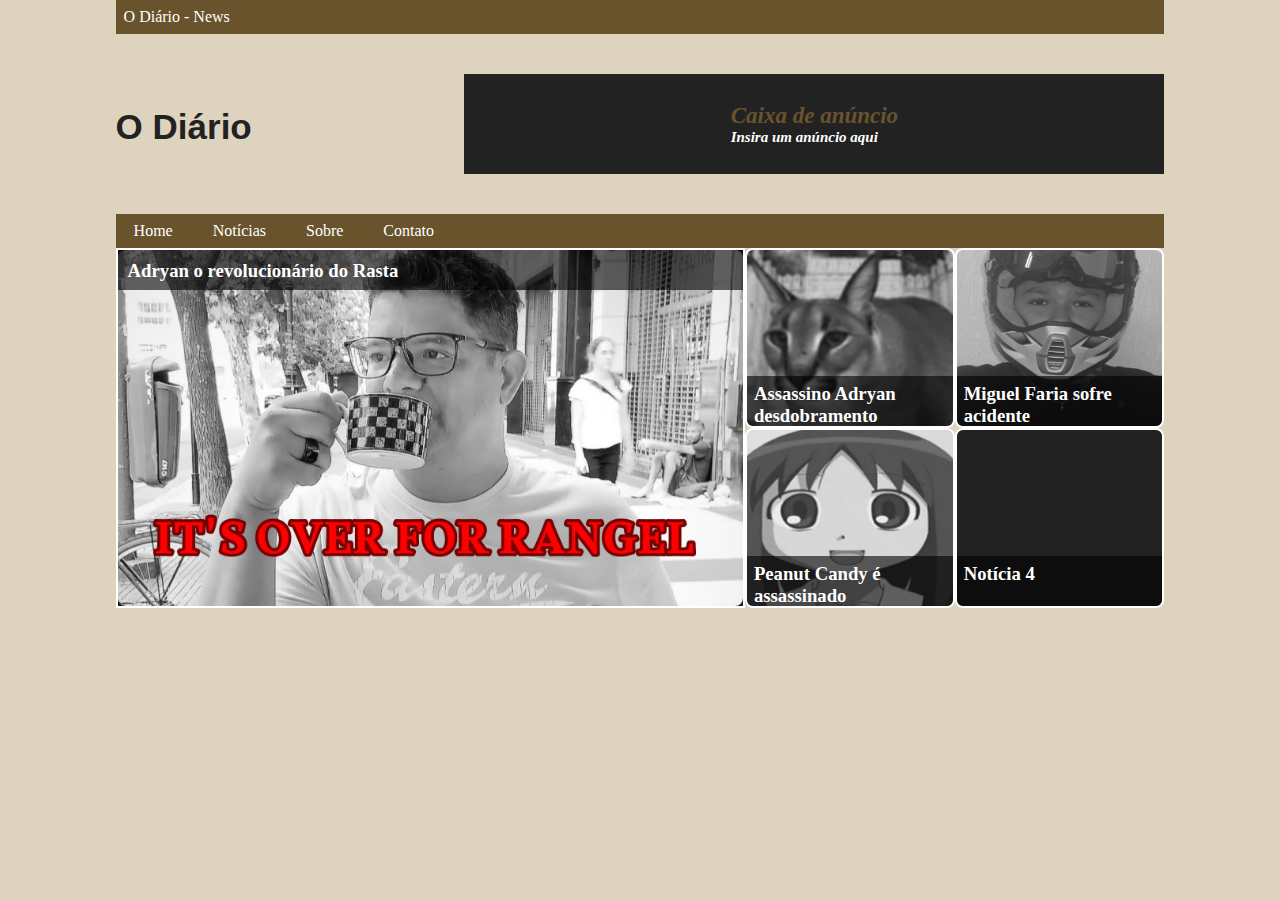
<file: index.html>
<html>
<head>
    <meta charset="UTF-8">
    <title>Portal de notícias</title>
    <link href="css/style-portal.css" rel="stylesheet" />
    <script src="libs/xlsx.full.min.js"></script>
</head>
<body>
    <header>
        <div class="center">
            <div class="about-header">
                <p>O Diário - News</p>
            </div>
            <div class="wrapper-header">
                <div class="header-content">
                    <div class="logo">
                        <h2><span></span>O Diário</h2>
                    </div>
                    <div class="banner-ads">
                        <h2><span style="font-size: 23px;">Caixa de anúncio</span><br/><em>Insira um anúncio aqui</em></h2>
                    </div>
                </div>
            </div>
        </div>
    </header>

    <div class="center">
        <div class="menu-main">
            <a href="#" onclick="mostrarSecao('home')">Home</a>
            <div class="dropdown">
                <a href="#" class="dropdown-toggle">Notícias</a>
                <div class="dropdown-content">
                    <div class="dropdown-submenu">
                    <a href="#">Mainstream</a>
                    <div class="dropdown-subcontent">
                        <a href="#" onclick="mostrarSecao('cientifico')">Científico</a>
                        <a href="#" onclick="mostrarSecao('investigativo')">Investigativo</a>
                    </div>
                    </div>
                    <a href="#" onclick="mostrarSecao('indie')">Indie</a> <!-- Sem submenu -->
                </div>
            </div>              
            <a href="#">Sobre</a>
            <a href="#">Contato</a>
        </div>
    </div>

    <!-- Seção Home (visível inicialmente) -->
    <section class="noticias-1" id="home-section">
        <div class="center">
            <div class="noticias-wraper-1">
                <div class="noticia-destaque">
                    <div class="noticia-destaque-single" data-id="1">
                        <h3>Notícia destaque</h3>
                    </div>
                </div>
                <div class="outras-noticias-1">
                    <div class="outra-noticia-1-single" data-id="3"><h3>Notícia 1</h3></div>
                    <div class="outra-noticia-1-single" data-id="4"><h3>Notícia 2</h3></div>
                    <div class="outra-noticia-1-single" data-id="5"><h3>Notícia 3</h3></div>
                    <div class="outra-noticia-1-single" data-id="6"><h3>Notícia 4</h3></div>
                </div>
            </div>
        </div>
    </section>

    <!-- Seção Científico -->
    <section class="noticias-1" id="cientifico-section" style="display:none;">
        <div class="center">
            <div class="noticias-wraper-1">
                <div class="noticia-destaque">
                    <div class="noticia-destaque-single"><h3></h3></div>
                </div>
                <div class="outras-noticias-1">
                    <div class="outra-noticia-1-single"><h3></h3></div>
                    <div class="outra-noticia-1-single"><h3></h3></div>
                    <div class="outra-noticia-1-single"><h3></h3></div>
                    <div class="outra-noticia-1-single"><h3></h3></div>
                </div>
            </div>
        </div>
    </section>

    <!-- Seção Investigativo -->
    <section class="noticias-1" id="investigativo-section" style="display:none;">
        <div class="center">
            <div class="noticias-wraper-1">
                <div class="noticia-destaque">
                    <div class="noticia-destaque-single"><h3></h3></div>
                </div>
                <div class="outras-noticias-1">
                    <div class="outra-noticia-1-single"><h3></h3></div>
                    <div class="outra-noticia-1-single"><h3></h3></div>
                    <div class="outra-noticia-1-single"><h3></h3></div>
                    <div class="outra-noticia-1-single"><h3></h3></div>
                </div>
            </div>
        </div>
    </section>

    <!-- SCRIPT GERAL -->
    <script>
        let sheetDataGlobal = [];

        fetch('./api/noticias.xlsx')
        .then(response => response.arrayBuffer())
        .then(data => {
            const workbook = XLSX.read(data, { type: 'array' });
            const sheetName = workbook.SheetNames[0];
            sheetDataGlobal = XLSX.utils.sheet_to_json(workbook.Sheets[sheetName]);

            // Carrega dados iniciais (home)
            carregarNoticias('home', sheetDataGlobal);
        })
        .catch(error => {
            console.error('Erro ao carregar o Excel:', error);
        });

        function mostrarSecao(subcategoria) {
            // Esconde todas as seções
            document.querySelectorAll('.noticias-1').forEach(sec => sec.style.display = 'none');

            const secao = document.getElementById(`${subcategoria}-section`);
            if (secao) {
                secao.style.display = 'block';

                // Filtra por subcategoria, exceto home
                const filtradas = (subcategoria === 'home')
                    ? sheetDataGlobal
                    : sheetDataGlobal.filter(n => (n.Subcategoria || '').toLowerCase() === subcategoria);

                carregarNoticias(subcategoria, filtradas);
            }
        }

        function carregarNoticias(secaoId, dados) {
            dados.sort((a, b) => new Date(b.Data_publicacao) - new Date(a.Data_publicacao));
            const container = document.getElementById(`${secaoId}-section`);
            if (!container) return;

            const destaque = container.querySelector('.noticia-destaque-single');
            const outras = container.querySelectorAll('.outra-noticia-1-single');

            if (destaque && dados[0]) {
                destaque.style.backgroundImage = `url(${dados[0].Imagem_URL})`;
                destaque.querySelector('h3').textContent = dados[0].Titulo;
                destaque.onclick = () => window.open(dados[0].Conteudo, "_blank");
            }

            dados.slice(1).forEach((row, i) => {
                if (outras[i]) {
                    outras[i].style.backgroundImage = `url(${row.Imagem_URL})`;
                    outras[i].querySelector('h3').textContent = row.Titulo;
                    outras[i].onclick = () => window.open(row.Conteudo, "_blank");
                }
            });
        }

        // Dropdown toggle
        document.addEventListener('DOMContentLoaded', () => {
            const toggles = document.querySelectorAll('.dropdown-toggle');

            toggles.forEach(toggle => {
                toggle.addEventListener('click', (e) => {
                    e.preventDefault();
                    const dropdown = toggle.parentElement;
                    const content = dropdown.querySelector('.dropdown-content');

                    // Fecha os outros
                    document.querySelectorAll('.dropdown-content').forEach(dc => {
                        if (dc !== content) dc.style.display = 'none';
                    });

                    content.style.display = content.style.display === 'flex' ? 'none' : 'flex';
                });
            });

            document.addEventListener('click', (e) => {
                if (!e.target.closest('.dropdown')) {
                    document.querySelectorAll('.dropdown-content').forEach(dc => dc.style.display = 'none');
                }
            });
        });
    </script>
</body>
</html>
</file>
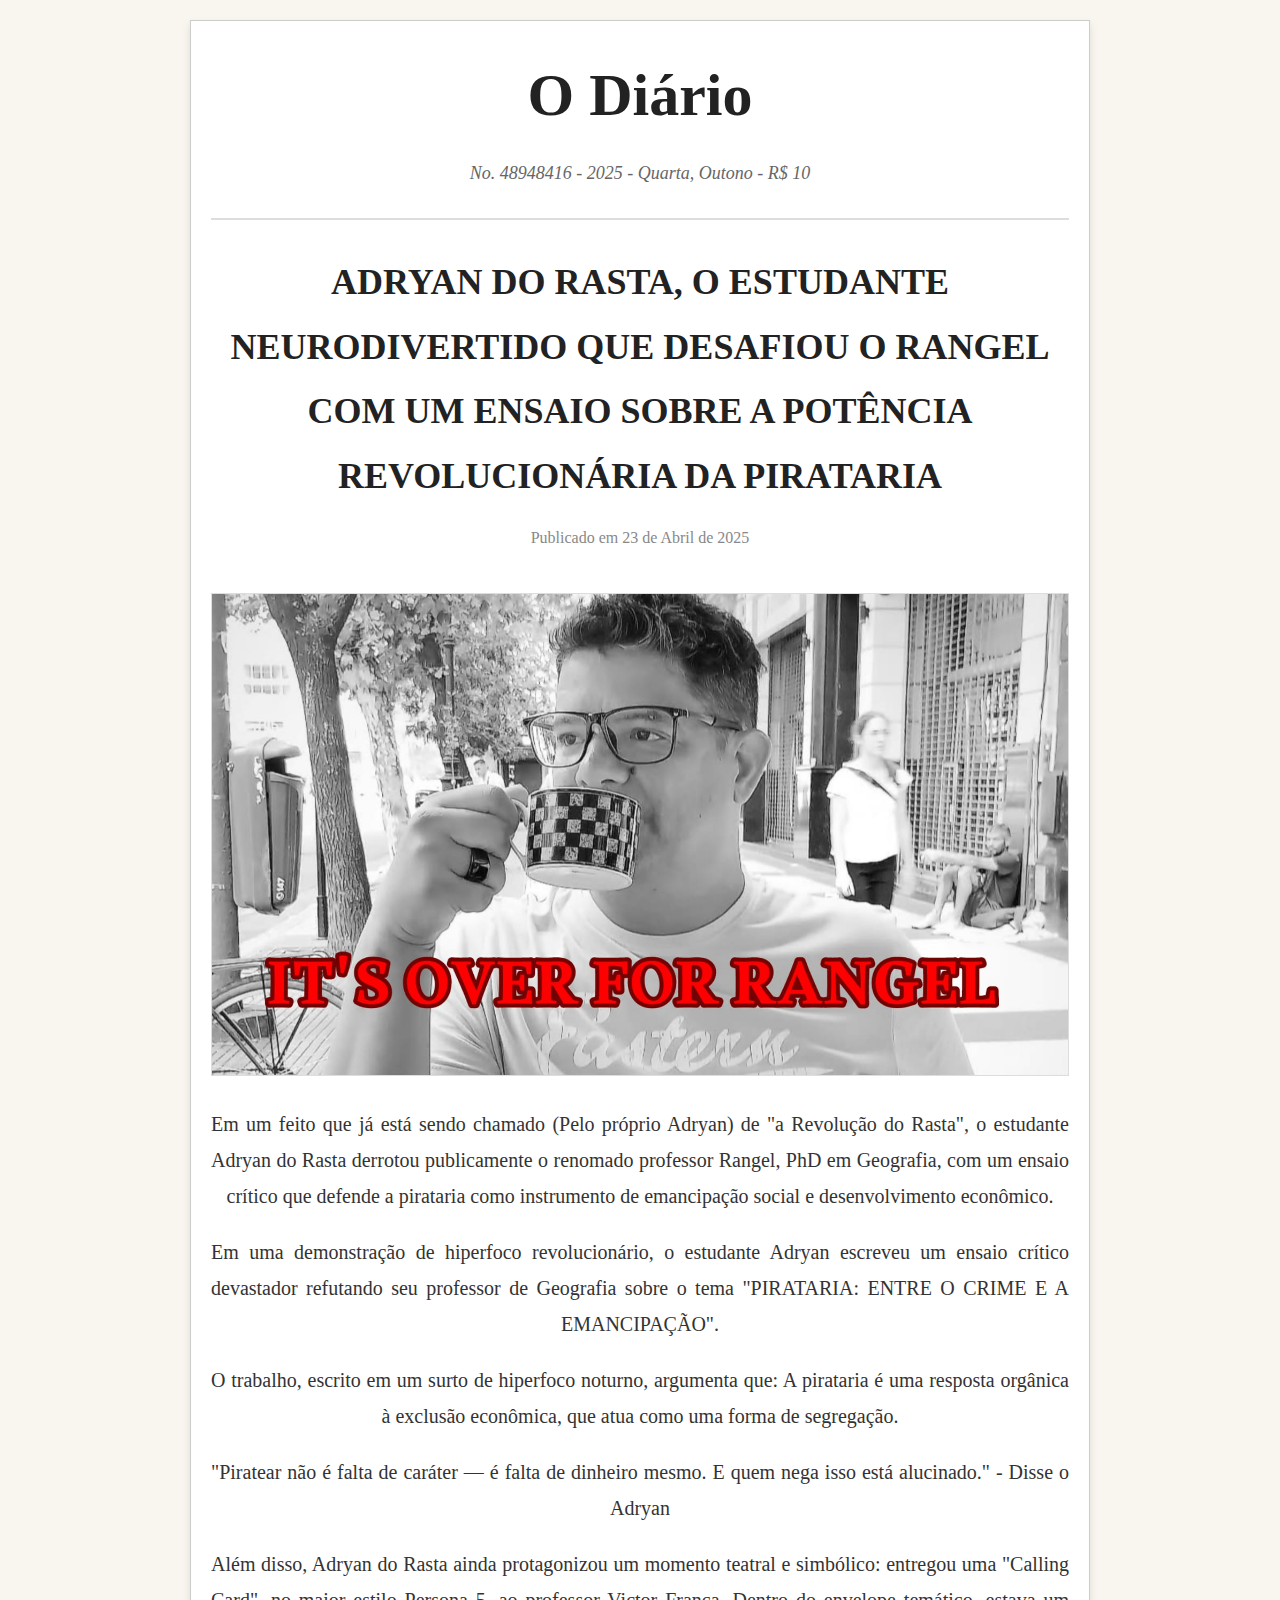
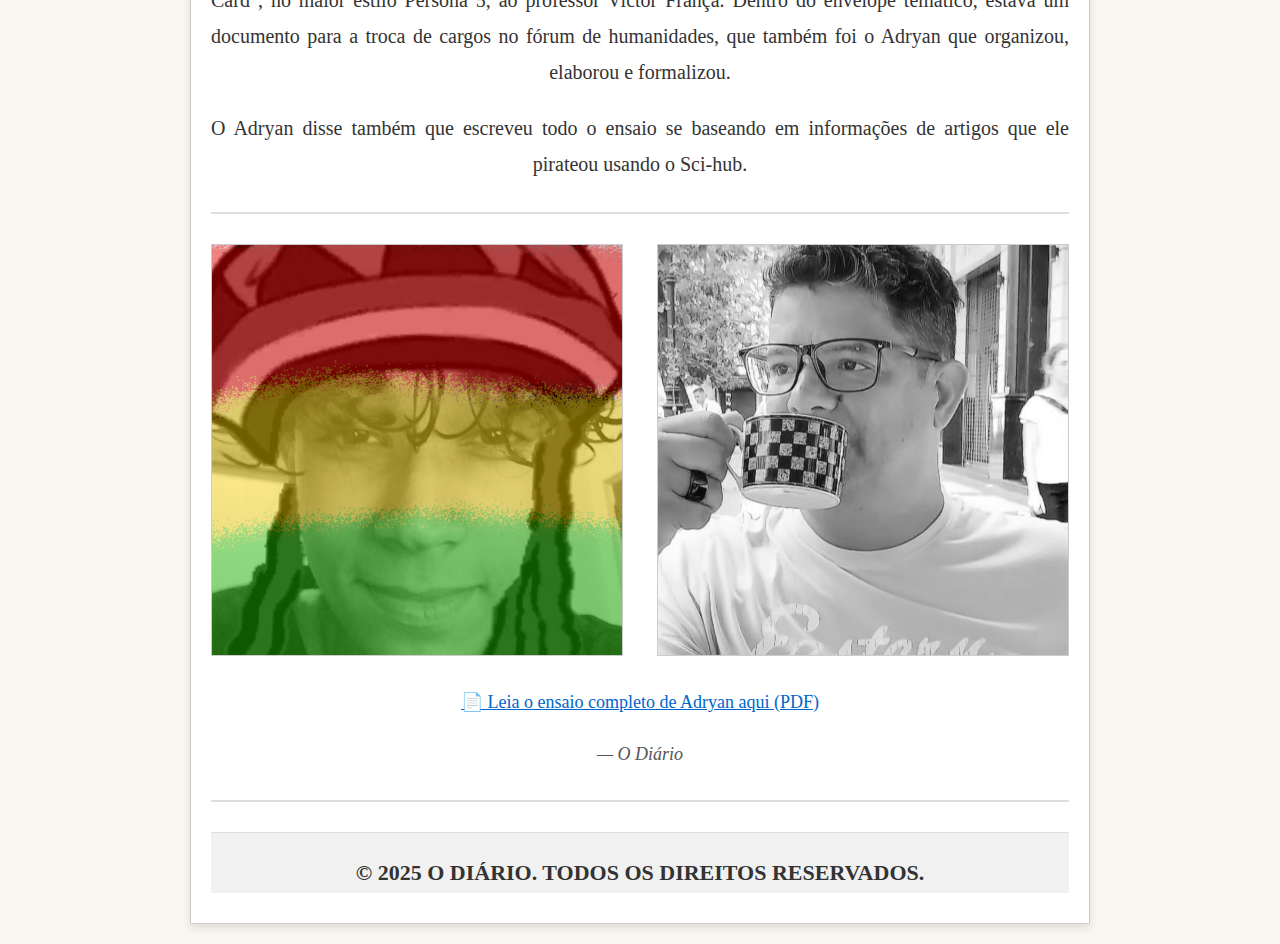
<file: noticias/mainstream/cientifico/Adryan-do-Rasta-vs-Rangel.html>
<!DOCTYPE html>
<html lang="pt-BR">
<head>
    <meta charset="UTF-8">
    <meta name="viewport" content="width=device-width, initial-scale=1.0">
    <title>O Diário - Adryan vs Rangel</title>
    <meta property="og:title" content="Adryan do Rasta destrói PhD em Geografia com ensaio sobre pirataria">
    <meta property="og:image" content="https://o-diario-news.netlify.app//images/Adryan-do-Rasta/images-2/Its-over-capa.jpg">
    <link rel="stylesheet" href="/css/style-noticias.css">
</head>
<body>
    <div class="container">
        <header>
            <div class="header-top">
                <h1 class="old-english">O Diário</h1>
                <p class="edition-details">No. 48948416 - 2025 - Quarta, Outono - R$ 10</p>
            </div>
        </header>

        <div class="news-separator"></div>

        <main>
            <h2>ADRYAN DO RASTA, O ESTUDANTE NEURODIVERTIDO QUE DESAFIOU O RANGEL COM UM ENSAIO SOBRE A POTÊNCIA REVOLUCIONÁRIA DA PIRATARIA</h2>
            <p class="date">Publicado em 23 de Abril de 2025</p>

            <img src="../../../images/Adryan-do-Rasta/images-2/Its-over-capa.jpg" alt="Imagem de capa da notícia" class="news-image">

            <div class="news-content">
                <p>Em um feito que já está sendo chamado (Pelo próprio Adryan) de "a Revolução do Rasta", o estudante Adryan do Rasta derrotou publicamente o renomado professor Rangel, PhD em Geografia, com um ensaio crítico que defende a pirataria como instrumento de emancipação social e desenvolvimento econômico.</p>

                <p>Em uma demonstração de hiperfoco revolucionário, o estudante Adryan escreveu um ensaio crítico devastador refutando seu professor de Geografia sobre o tema "PIRATARIA: ENTRE O CRIME E A EMANCIPAÇÃO".</p>

                <p>O trabalho, escrito em um surto de hiperfoco noturno, argumenta que:

                    A pirataria é uma resposta orgânica à exclusão econômica, que atua como uma forma de segregação.</p>
                
                <p>"Piratear não é falta de caráter — é falta de dinheiro mesmo. E quem nega isso está alucinado." - Disse o Adryan </p>

                <p>Além disso, Adryan do Rasta ainda protagonizou um momento teatral e simbólico: entregou uma "Calling Card", no maior estilo Persona 5, ao professor Victor França.
                    Dentro do envelope temático, estava um documento para a troca de cargos no fórum de humanidades, que também foi o Adryan que organizou, elaborou e formalizou.
                </p>

                <p>O Adryan disse também que escreveu todo o ensaio se baseando em informações de artigos que ele pirateou usando o Sci-hub.</p>
            </div>

            <div class="news-separator"></div>

            <div style="display: flex; justify-content: space-between; gap: 20px; margin-bottom: 30px;">
                <img src="../../../images/Adryan-do-Rasta/images-2/Adryan-Rasta.jpg" alt="Adryan do Rasta" style="width: 48%; border: 1px solid #ccc;">
                <img src="../../../images/Adryan-do-Rasta/images-2/Rangel-beta.jpg" alt="Professor Rangel" style="width: 48%; border: 1px solid #ccc;">
            </div>

            <div style="text-align: center; margin: 20px 0;">
                <a href="../../../pdfiles/Ensaio-Critico-sobre-Pirataria.pdf" target="_blank" style="font-size: 18px; color: #0066cc; text-decoration: underline;">📄 Leia o ensaio completo de Adryan aqui (PDF)</a>
            </div>

            <p class="signature">— O Diário</p>
        </main>

        <div class="news-separator"></div>

        <footer>
            <div class="footer-details">
                <p>&copy; 2025 O Diário. Todos os Direitos Reservados.</p>
            </div>
        </footer>
    </div>
</body>
</html>
</file>
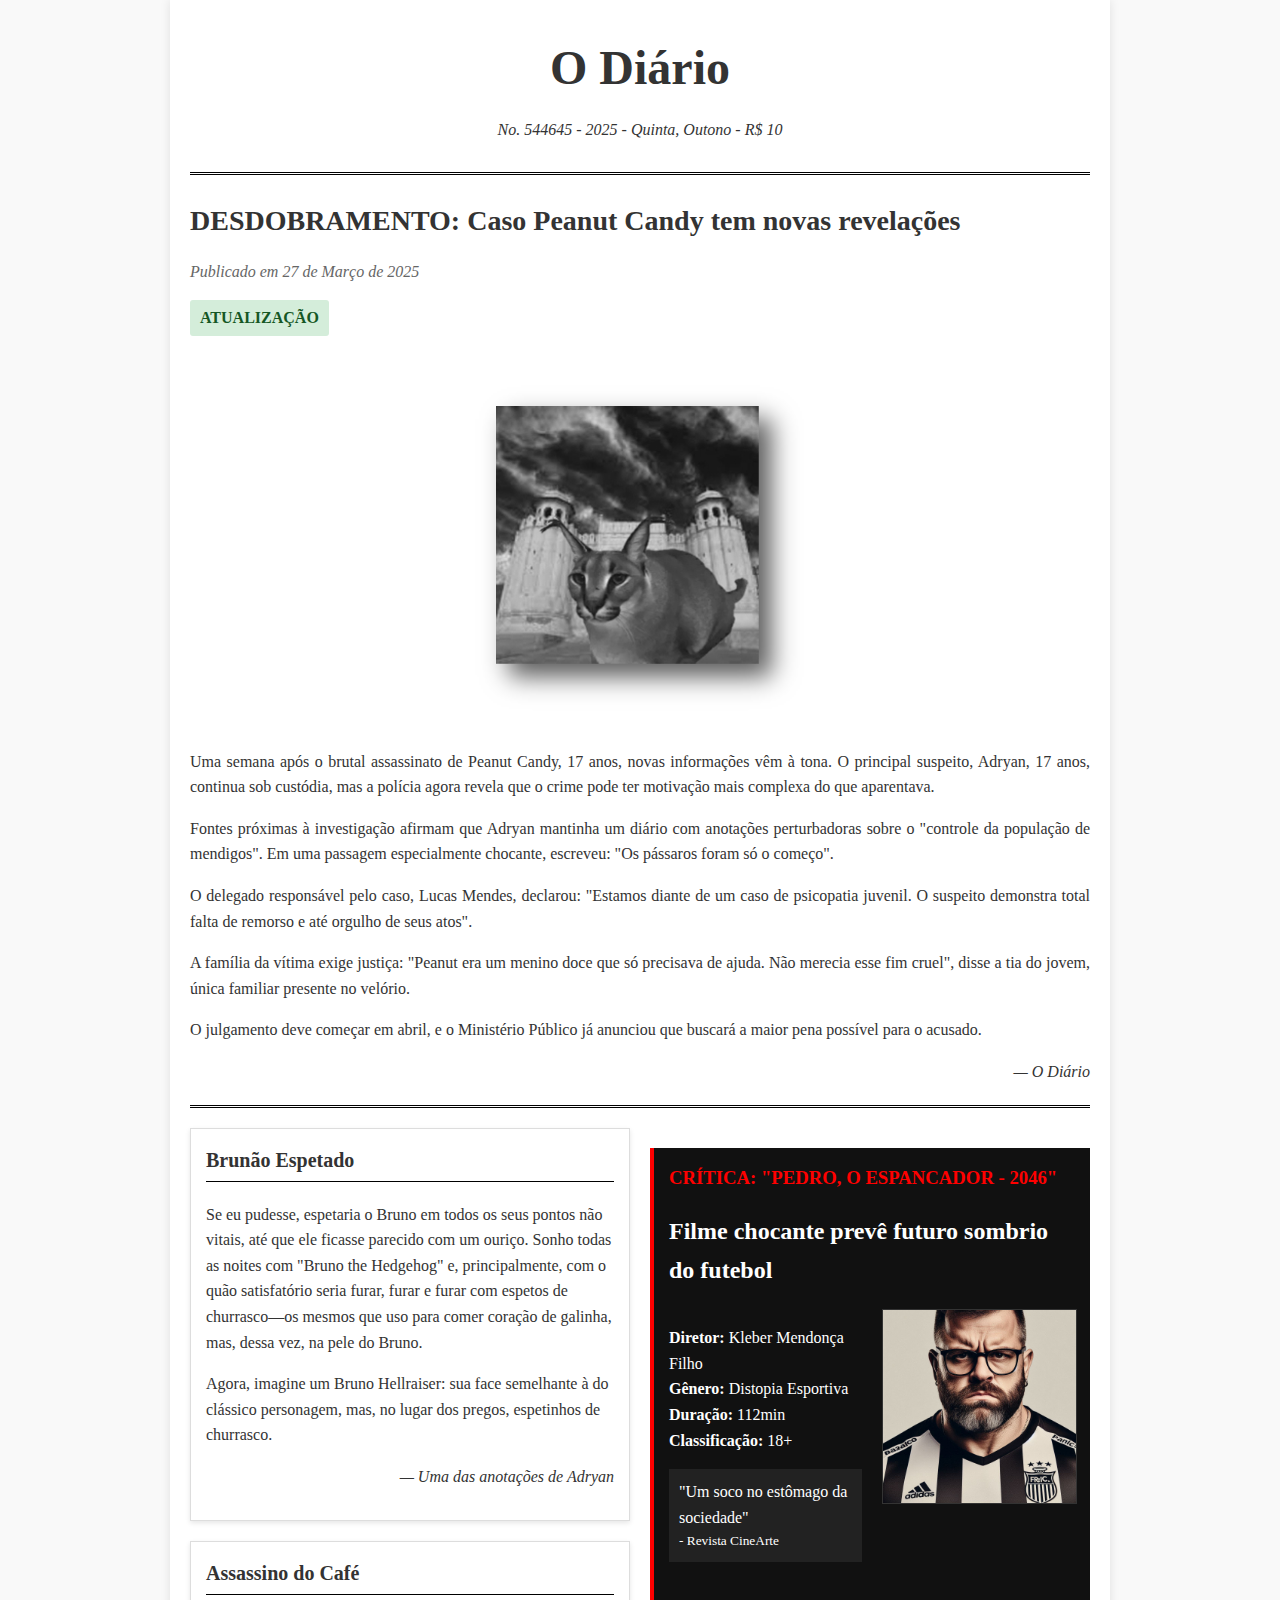
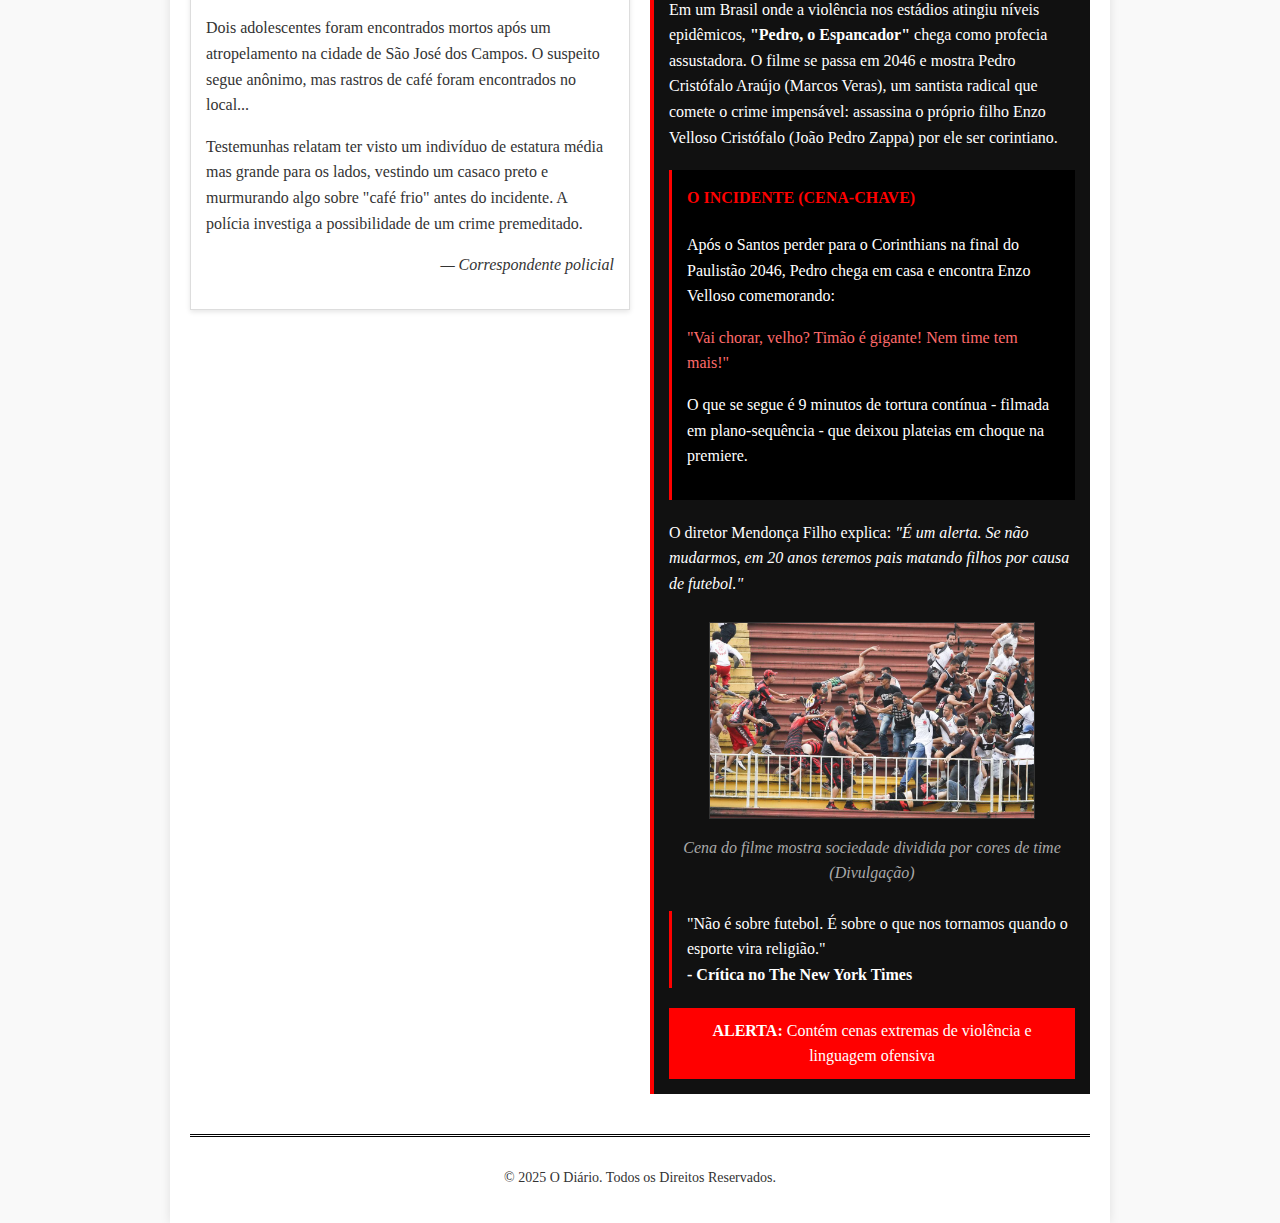
<file: noticias/mainstream/investigativo/Assassino-Adryan-desdobramento.html>
<html lang="pt-BR">
<head>
    <meta charset="UTF-8">
    <meta name="viewport" content="width=device-width, initial-scale=1.0">
    <title>O Diário - Edição No. 544645</title>
    <link rel="stylesheet" href="/css/ocasionais/style-noticias-2.css">
</head>
<body>
    <div class="container">
        <header>
            <div class="header-top">
                <h1 class="old-english">O Diário</h1>
                <p class="edition-details">No. 544645 - 2025 - Quinta, Outono - R$ 10</p>
            </div>
        </header>

        <div class="news-separator"></div>

        <main>
            <section class="main-news">
                <h2>DESDOBRAMENTO: Caso Peanut Candy tem novas revelações</h2>
                <p class="date">Publicado em 27 de Março de 2025</p>
                <div class="update-tag">ATUALIZAÇÃO</div>
                
                <div style="text-align: center; margin: 20px 0;">
                    <img src="/images/Peanut-Candy-assassinato/images-2/suspeito-crime.png" alt="Adryan, principal suspeito do crime" class="news-image" style="display: inline-block; max-width: 100%; height: auto;">
                </div>

                <div class="news-content">
                    <p>Uma semana após o brutal assassinato de Peanut Candy, 17 anos, novas informações vêm à tona. O principal suspeito, Adryan, 17 anos, continua sob custódia, mas a polícia agora revela que o crime pode ter motivação mais complexa do que aparentava.</p>

                    <p>Fontes próximas à investigação afirmam que Adryan mantinha um diário com anotações perturbadoras sobre o "controle da população de mendigos". Em uma passagem especialmente chocante, escreveu: "Os pássaros foram só o começo".</p>

                    <p>O delegado responsável pelo caso, Lucas Mendes, declarou: "Estamos diante de um caso de psicopatia juvenil. O suspeito demonstra total falta de remorso e até orgulho de seus atos".</p>

                    <p>A família da vítima exige justiça: "Peanut era um menino doce que só precisava de ajuda. Não merecia esse fim cruel", disse a tia do jovem, única familiar presente no velório.</p>

                    <p>O julgamento deve começar em abril, e o Ministério Público já anunciou que buscará a maior pena possível para o acusado.</p>
                </div>

                <p class="signature">— O Diário</p>
            </section>

            <div class="news-separator"></div>

            <div class="columns">
                <div class="column">
                    <div class="news-box">
                        <h3>Brunão Espetado</h3>
                        <p>Se eu pudesse, espetaria o Bruno em todos os seus pontos não vitais, até que ele ficasse parecido com um ouriço. Sonho todas as noites com "Bruno the Hedgehog" e, principalmente, com o quão satisfatório seria furar, furar e furar com espetos de churrasco—os mesmos que uso para comer coração de galinha, mas, dessa vez, na pele do Bruno.</p>
                        <p>Agora, imagine um Bruno Hellraiser: sua face semelhante à do clássico personagem, mas, no lugar dos pregos, espetinhos de churrasco.</p>
                        <p class="signature">— Uma das anotações de Adryan</p>
                    </div>

                    <div class="news-box">
                        <h3>Assassino do Café</h3>
                        <p>Dois adolescentes foram encontrados mortos após um atropelamento na cidade de São José dos Campos. O suspeito segue anônimo, mas rastros de café foram encontrados no local...</p>
                        <p>Testemunhas relatam ter visto um indivíduo de estatura média mas grande para os lados, vestindo um casaco preto e murmurando algo sobre "café frio" antes do incidente. A polícia investiga a possibilidade de um crime premeditado.</p>
                        <p class="signature">— Correspondente policial</p>
                    </div>
                </div>

                <div class="column">
                    <div class="movie-review">
                        <h3>CRÍTICA: "PEDRO, O ESPANCADOR - 2046"</h3>
                        <h2>Filme chocante prevê futuro sombrio do futebol</h2>
                        
                        <div style="display: flex; margin: 20px 0;">
                            <div style="flex: 1; padding-right: 20px;">
                                <p><strong>Diretor:</strong> Kleber Mendonça Filho<br>
                                <strong>Gênero:</strong> Distopia Esportiva<br>
                                <strong>Duração:</strong> 112min<br>
                                <strong>Classificação:</strong> 18+</p>
                                
                                <div style="background: #222; padding: 10px; margin: 15px 0;">
                                    "Um soco no estômago da sociedade"<br>
                                    <small>- Revista CineArte</small>
                                </div>
                            </div>
                            <div style="flex: 1;">
                                <img src="/images/Anuncio - filme - PC/images/PC banner.jpg" alt="Poster do filme" style="width: 100%; border: 1px solid #333;">
                            </div>
                        </div>
                    
                        <p>Em um Brasil onde a violência nos estádios atingiu níveis epidêmicos, <strong>"Pedro, o Espancador"</strong> chega como profecia assustadora. O filme se passa em 2046 e mostra Pedro Cristófalo Araújo (Marcos Veras), um santista radical que comete o crime impensável: assassina o próprio filho Enzo Velloso Cristófalo (João Pedro Zappa) por ele ser corintiano.</p>
                    
                        <div style="background: #000; padding: 15px; margin: 20px 0; border-left: 3px solid #ff0000;">
                            <h4 style="margin-top: 0; color: #ff0000;">O INCIDENTE (CENA-CHAVE)</h4>
                            <p>Após o Santos perder para o Corinthians na final do Paulistão 2046, Pedro chega em casa e encontra Enzo Velloso comemorando:</p>
                            <p style="color: #ff6b6b;">"Vai chorar, velho? Timão é gigante! Nem time tem mais!"</p>
                            <p>O que se segue é 9 minutos de tortura contínua - filmada em plano-sequência - que deixou plateias em choque na premiere.</p>
                        </div>
                    
                        <p>O diretor Mendonça Filho explica: <em>"É um alerta. Se não mudarmos, em 20 anos teremos pais matando filhos por causa de futebol."</em></p>
                        
                        <div style="text-align: center; margin: 25px 0;">
                            <img src="/images/Anuncio - filme - PC/images/34405495_SCBRASILEIRAO-ATLETICO-PR-X-VASCO-BRIGAESPORTESTorcedores-de-Atletico-Paranae.jpg" alt="Cena do filme" style="max-width: 80%; border: 1px solid #333;">
                            <p style="font-style: italic; color: #aaa;">Cena do filme mostra sociedade dividida por cores de time (Divulgação)</p>
                        </div>
                    
                        <blockquote style="border-left: 3px solid #ff0000; padding-left: 15px; margin: 20px 0;">
                            "Não é sobre futebol. É sobre o que nos tornamos quando o esporte vira religião."<br>
                            <strong>- Crítica no The New York Times</strong>
                        </blockquote>
                    
                        <div class="warning-box">
                            <strong>ALERTA:</strong> Contém cenas extremas de violência e linguagem ofensiva
                        </div>
                    </div>
                </div>
            </div>

            <div class="news-separator"></div>

            <footer>
                <div class="footer-details">
                    <p>&copy; 2025 O Diário. Todos os Direitos Reservados.</p>
                </div>
            </footer>
        </div>
    </body>
</html>
</file>
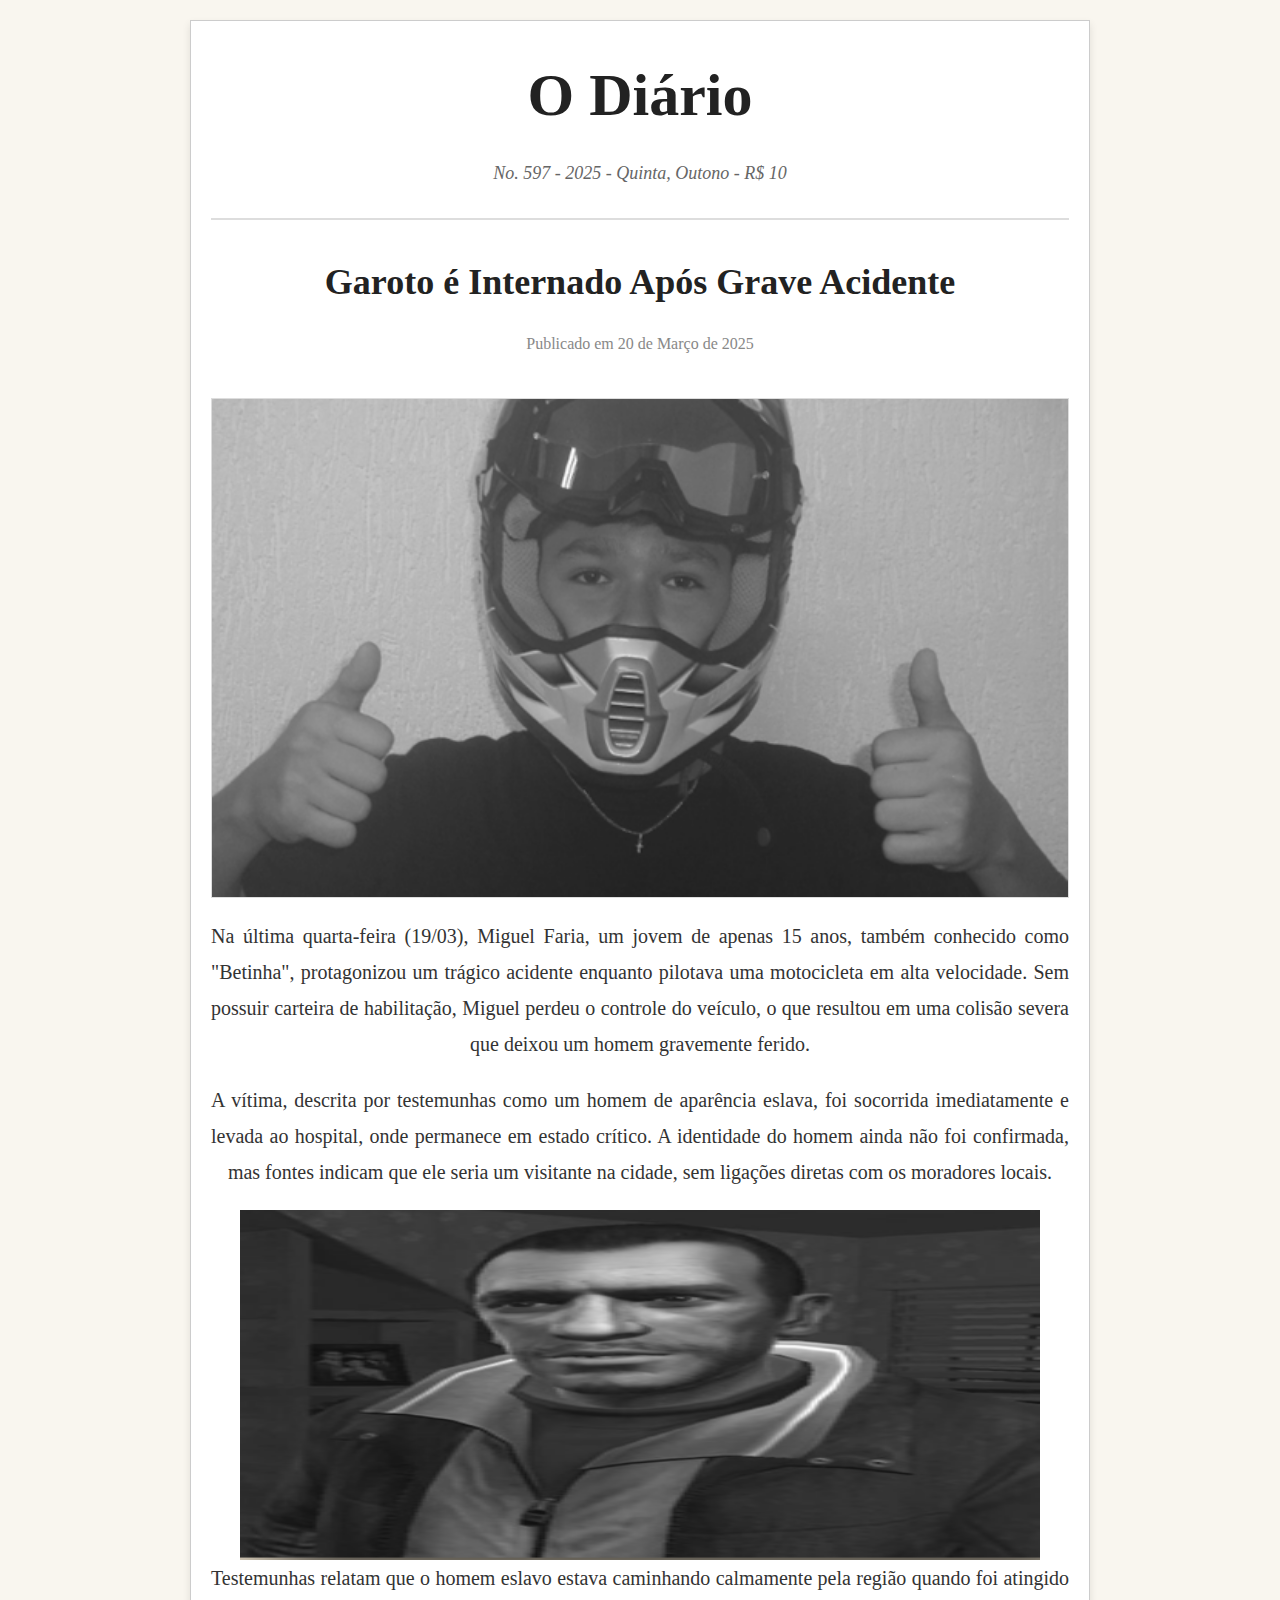
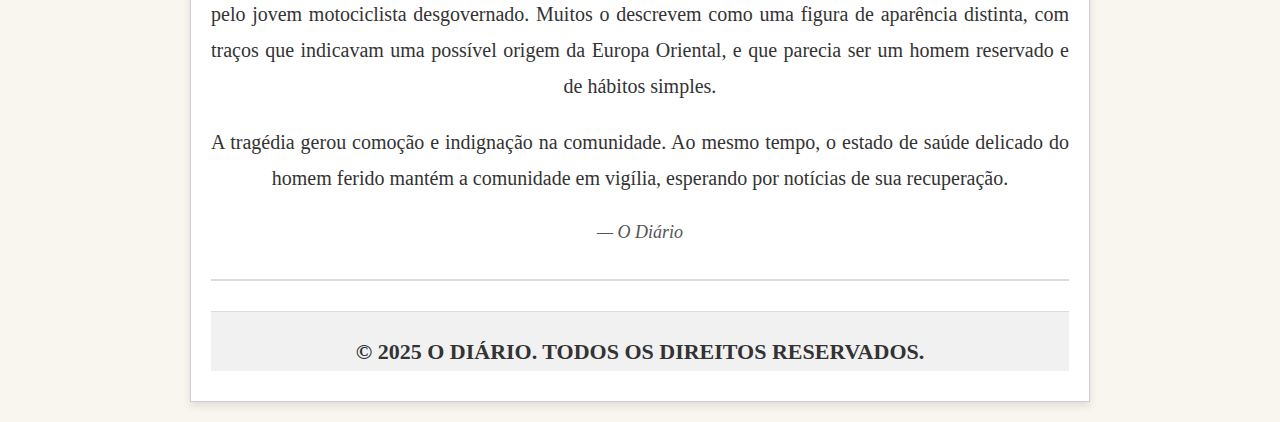
<file: noticias/mainstream/investigativo/Miguel-faria-acidente.html>
<html lang="pt-BR">
<head>
    <meta charset="UTF-8">
    <meta name="viewport" content="width=device-width, initial-scale=1.0">
    <title>O Diário - Edição No. 544645</title>
    <link rel="stylesheet" href="/css/style-noticias.css">
</head>
<body>
    <div class="container">
        <header>
            <div class="header-top">
                <h1 class="old-english">O Diário</h1>
                <p class="edition-details">No. 597 - 2025 - Quinta, Outono - R$ 10</p>
            </div>
        </header>

        <div class="news-separator"></div>

        <main>
            <section class="main-news">
                <h2>Garoto é Internado Após Grave Acidente</h2>
                <p class="date">Publicado em 20 de Março de 2025</p>
                <img src="/images/Miguel-faria-acidente/images-2/Miguel-Faria-betinha.png" title="Imagem de Miguel Faria, o jovem envolvido no acidente" class="news-image">

                <div class="news-content">
                    <p>Na última quarta-feira (19/03), Miguel Faria, um jovem de apenas 15 anos, também conhecido como "Betinha", protagonizou um trágico acidente enquanto pilotava uma motocicleta em alta velocidade. Sem possuir carteira de habilitação, Miguel perdeu o controle do veículo, o que resultou em uma colisão severa que deixou um homem gravemente ferido.</p>

                    <p>A vítima, descrita por testemunhas como um homem de aparência eslava, foi socorrida imediatamente e levada ao hospital, onde permanece em estado crítico. A identidade do homem ainda não foi confirmada, mas fontes indicam que ele seria um visitante na cidade, sem ligações diretas com os moradores locais.</p>

                    <div style="text-align: center;">
                        <img src="/images/Miguel-faria-acidente/images-2/eslavo-ferido.png" title="Eslavo ferido no acidente, antes do ocorrido" width="800" height="350">
                    </div>
                    
                    <p>Testemunhas relatam que o homem eslavo estava caminhando calmamente pela região quando foi atingido pelo jovem motociclista desgovernado. Muitos o descrevem como uma figura de aparência distinta, com traços que indicavam uma possível origem da Europa Oriental, e que parecia ser um homem reservado e de hábitos simples.</p>

                    <p>A tragédia gerou comoção e indignação na comunidade. Ao mesmo tempo, o estado de saúde delicado do homem ferido mantém a comunidade em vigília, esperando por notícias de sua recuperação.</p>
                </div>

                <p class="signature">— O Diário</p>
            </section>

            <div class="news-separator"></div>

            <footer>
                <div class="footer-details">
                    <p>&copy; 2025 O Diário. Todos os Direitos Reservados.</p>
                </div>
            </footer>
        </div>
    </body>
</html>
</file>
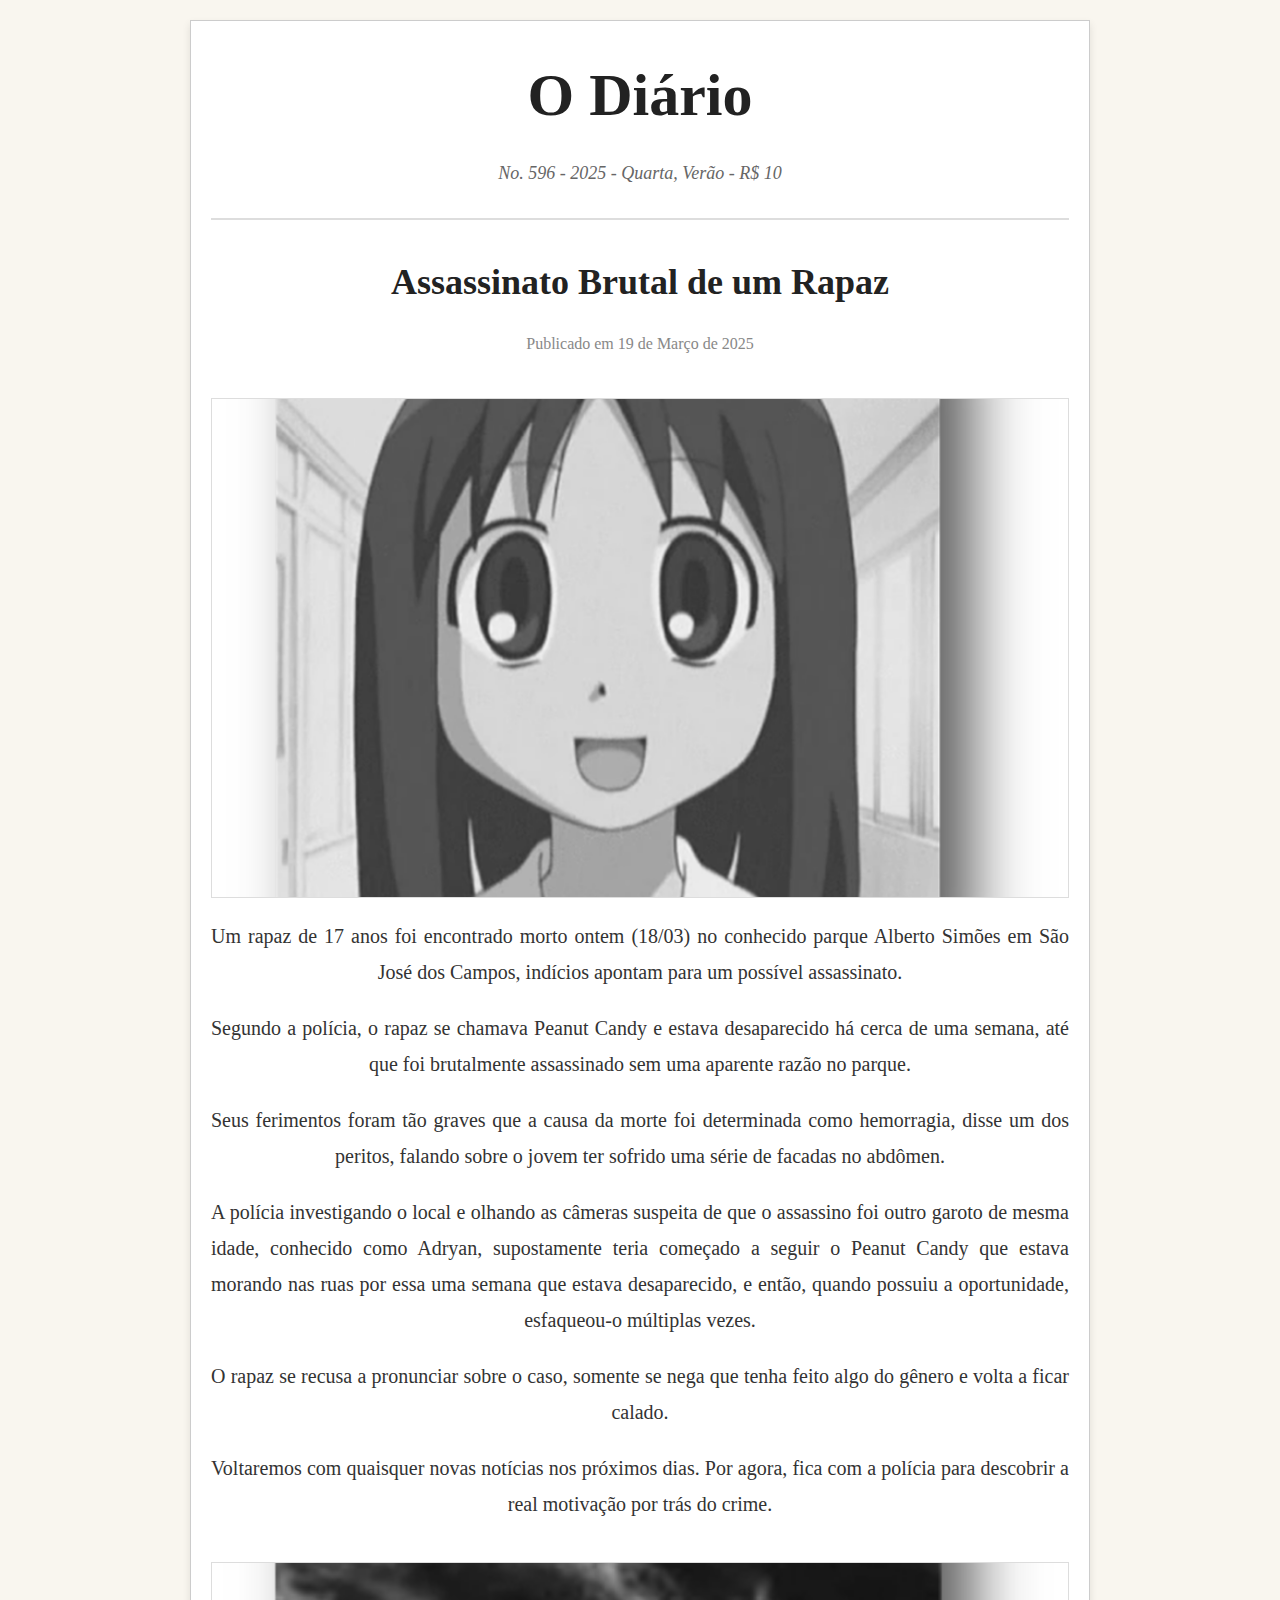
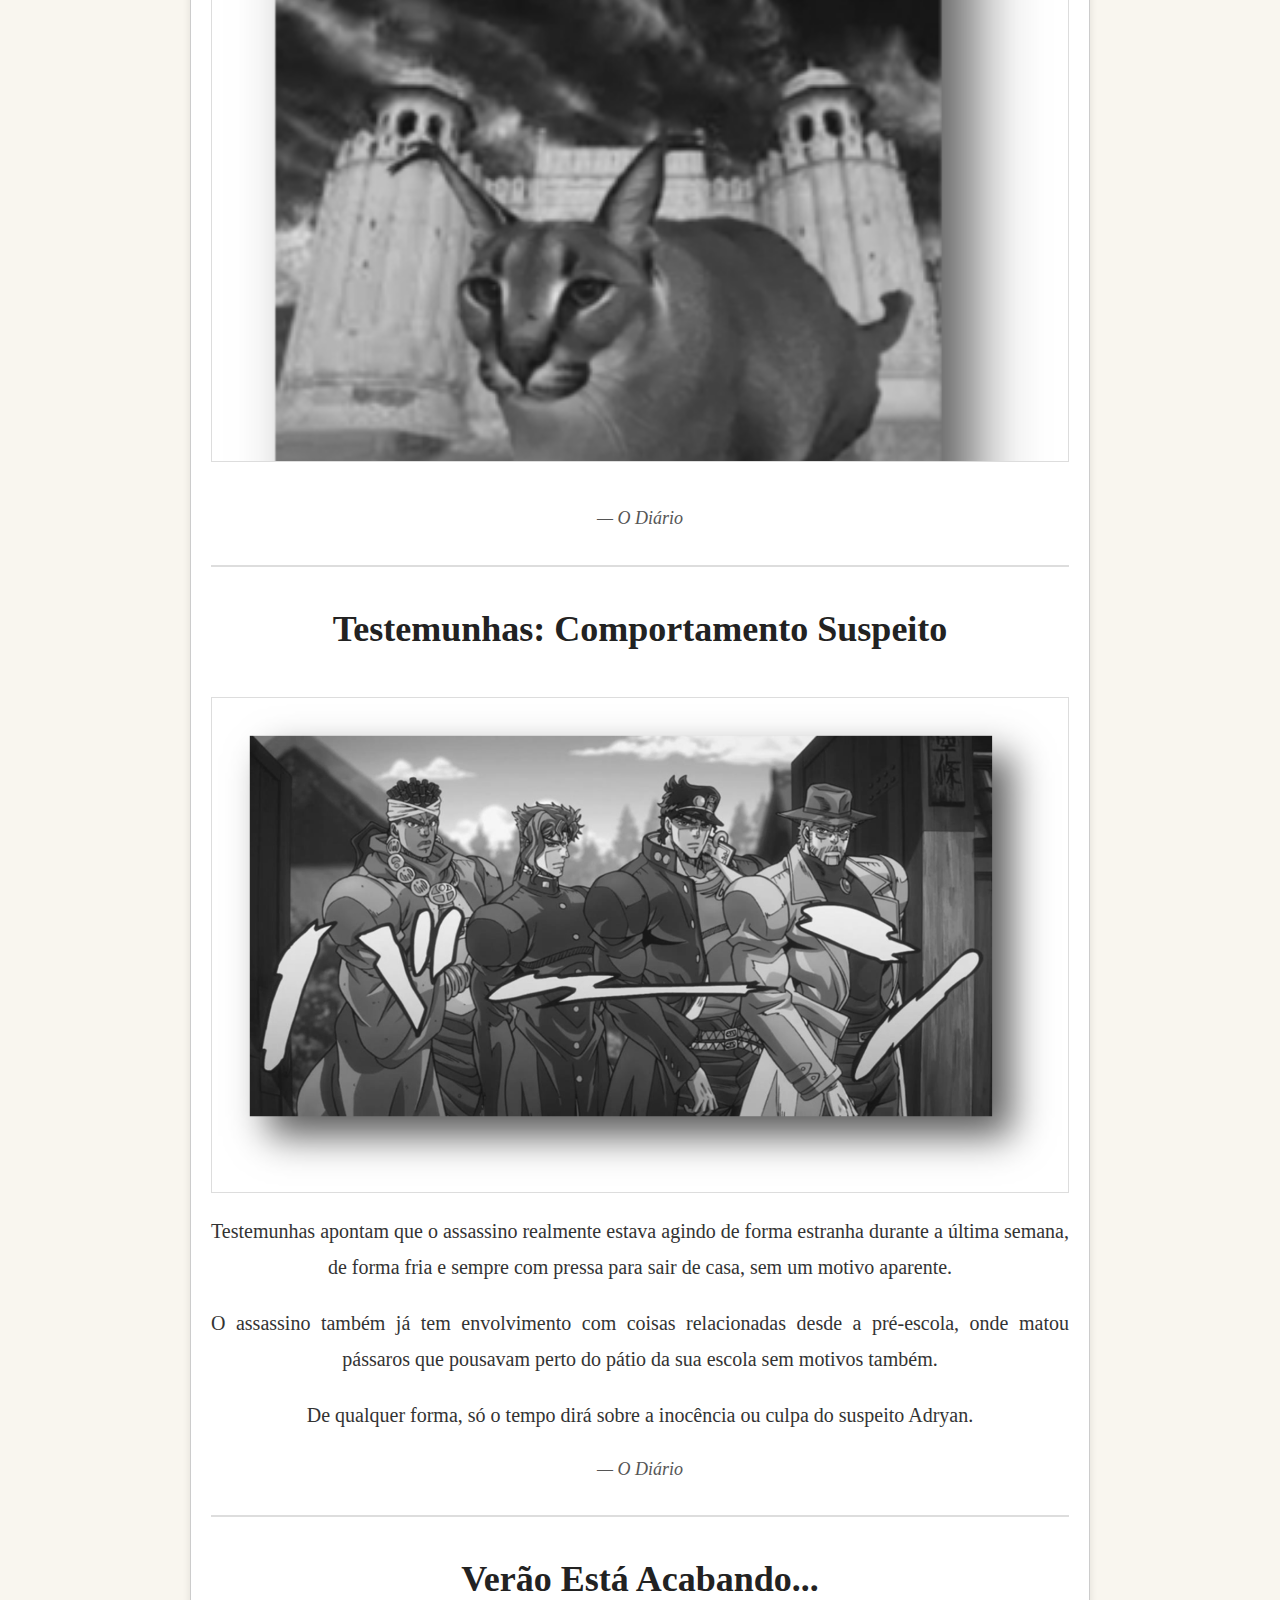
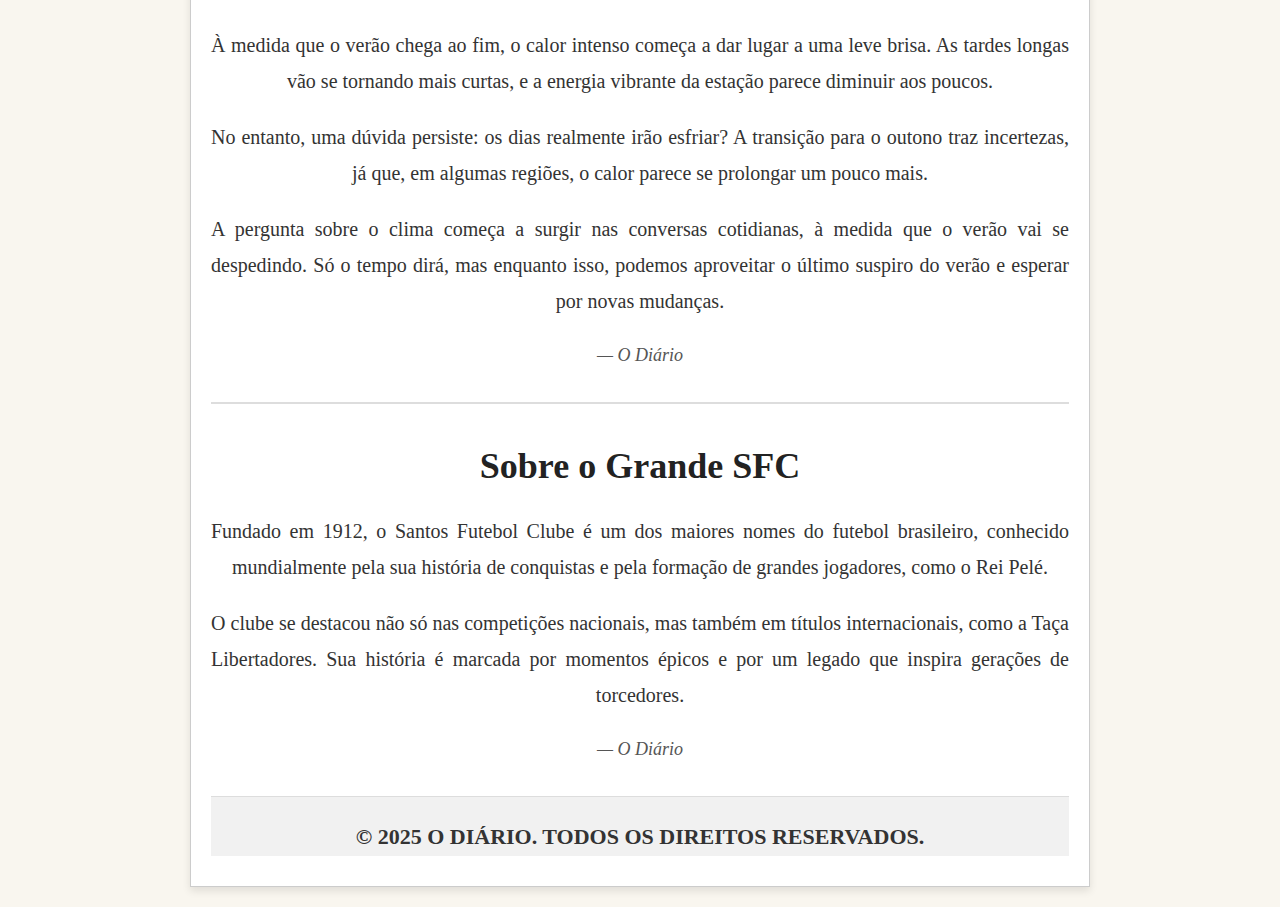
<file: noticias/mainstream/investigativo/Peanut-Candy-assassinato.html>
<html lang="pt-BR">
<head>
    <meta charset="UTF-8">
    <meta name="viewport" content="width=device-width, initial-scale=1.0">
    <title>O Diário - Edição No. 596</title>
    <link rel="stylesheet" href="/css/style-noticias.css">
</head>
<body>
    <div class="container">
        <header>
            <div class="header-top">
                <h1 class="old-english">O Diário</h1>
                <p class="edition-details">No. 596 - 2025 - Quarta, Verão - R$ 10</p>
            </div>
        </header>

        <div class="news-separator"></div>

        <main>
            <section class="main-news">
                <h2>Assassinato Brutal de um Rapaz</h2>
                <p class="date">Publicado em 19 de Março de 2025</p>

                <img src="/images/Peanut-Candy-assassinato/images-2/falecido-jovem.png" alt="Imagem do falecido jovem" class="news-image">

                <div class="news-content">
                    <p>Um rapaz de 17 anos foi encontrado morto ontem (18/03) no conhecido parque Alberto Simões em São José dos Campos, indícios apontam para um possível assassinato.</p>

                    <p>Segundo a polícia, o rapaz se chamava Peanut Candy e estava desaparecido há cerca de uma semana, até que foi brutalmente assassinado sem uma aparente razão no parque.</p>

                    <p>Seus ferimentos foram tão graves que a causa da morte foi determinada como hemorragia, disse um dos peritos, falando sobre o jovem ter sofrido uma série de facadas no abdômen.</p>

                    <p>A polícia investigando o local e olhando as câmeras suspeita de que o assassino foi outro garoto de mesma idade, conhecido como Adryan, supostamente teria começado a seguir o Peanut Candy que estava morando nas ruas por essa uma semana que estava desaparecido, e então, quando possuiu a oportunidade, esfaqueou-o múltiplas vezes.</p>

                    <p>O rapaz se recusa a pronunciar sobre o caso, somente se nega que tenha feito algo do gênero e volta a ficar calado.</p>

                    <p>Voltaremos com quaisquer novas notícias nos próximos dias. Por agora, fica com a polícia para descobrir a real motivação por trás do crime.</p>
                </div>

                <img src="/images/Peanut-Candy-assassinato/images-2/suspeito-crime.png" alt="Imagem do suspeito do crime" class="news-image">

                <p class="signature">— O Diário</p>
            </section>

            <div class="news-separator"></div>

            <section class="other-news">
                <h2>Testemunhas: Comportamento Suspeito</h2>
                <img src="/images/Peanut-Candy-assassinato/images-2/conhecidos-assassino.png" alt="Imagem de conhecidos do assassino" class="news-image">
                <div class="news-content">
                    <p>Testemunhas apontam que o assassino realmente estava agindo de forma estranha durante a última semana, de forma fria e sempre com pressa para sair de casa, sem um motivo aparente.</p>

                    <p>O assassino também já tem envolvimento com coisas relacionadas desde a pré-escola, onde matou pássaros que pousavam perto do pátio da sua escola sem motivos também.</p>

                    <p>De qualquer forma, só o tempo dirá sobre a inocência ou culpa do suspeito Adryan.</p>
                </div>
                <p class="signature">— O Diário</p>
            </section>

            <div class="news-separator"></div>

            <section class="other-news">
                <h2>Verão Está Acabando...</h2>
                <div class="news-content">
                    <p>À medida que o verão chega ao fim, o calor intenso começa a dar lugar a uma leve brisa. As tardes longas vão se tornando mais curtas, e a energia vibrante da estação parece diminuir aos poucos.</p>

                    <p>No entanto, uma dúvida persiste: os dias realmente irão esfriar? A transição para o outono traz incertezas, já que, em algumas regiões, o calor parece se prolongar um pouco mais.</p>

                    <p>A pergunta sobre o clima começa a surgir nas conversas cotidianas, à medida que o verão vai se despedindo. Só o tempo dirá, mas enquanto isso, podemos aproveitar o último suspiro do verão e esperar por novas mudanças.</p>
                </div>
                <p class="signature">— O Diário</p>
            </section>

            <div class="news-separator"></div>

            <section class="other-news">
                <h2>Sobre o Grande SFC</h2>
                <div class="news-content">
                    <p>Fundado em 1912, o Santos Futebol Clube é um dos maiores nomes do futebol brasileiro, conhecido mundialmente pela sua história de conquistas e pela formação de grandes jogadores, como o Rei Pelé.</p>

                    <p>O clube se destacou não só nas competições nacionais, mas também em títulos internacionais, como a Taça Libertadores. Sua história é marcada por momentos épicos e por um legado que inspira gerações de torcedores.</p>
                </div>
                <p class="signature">— O Diário</p>
            </section>
        </main>

        <footer>
            <div class="footer-details">
                <p>&copy; 2025 O Diário. Todos os Direitos Reservados.</p>
            </div>
        </footer>
    </div>
</body>
</html>
</file>
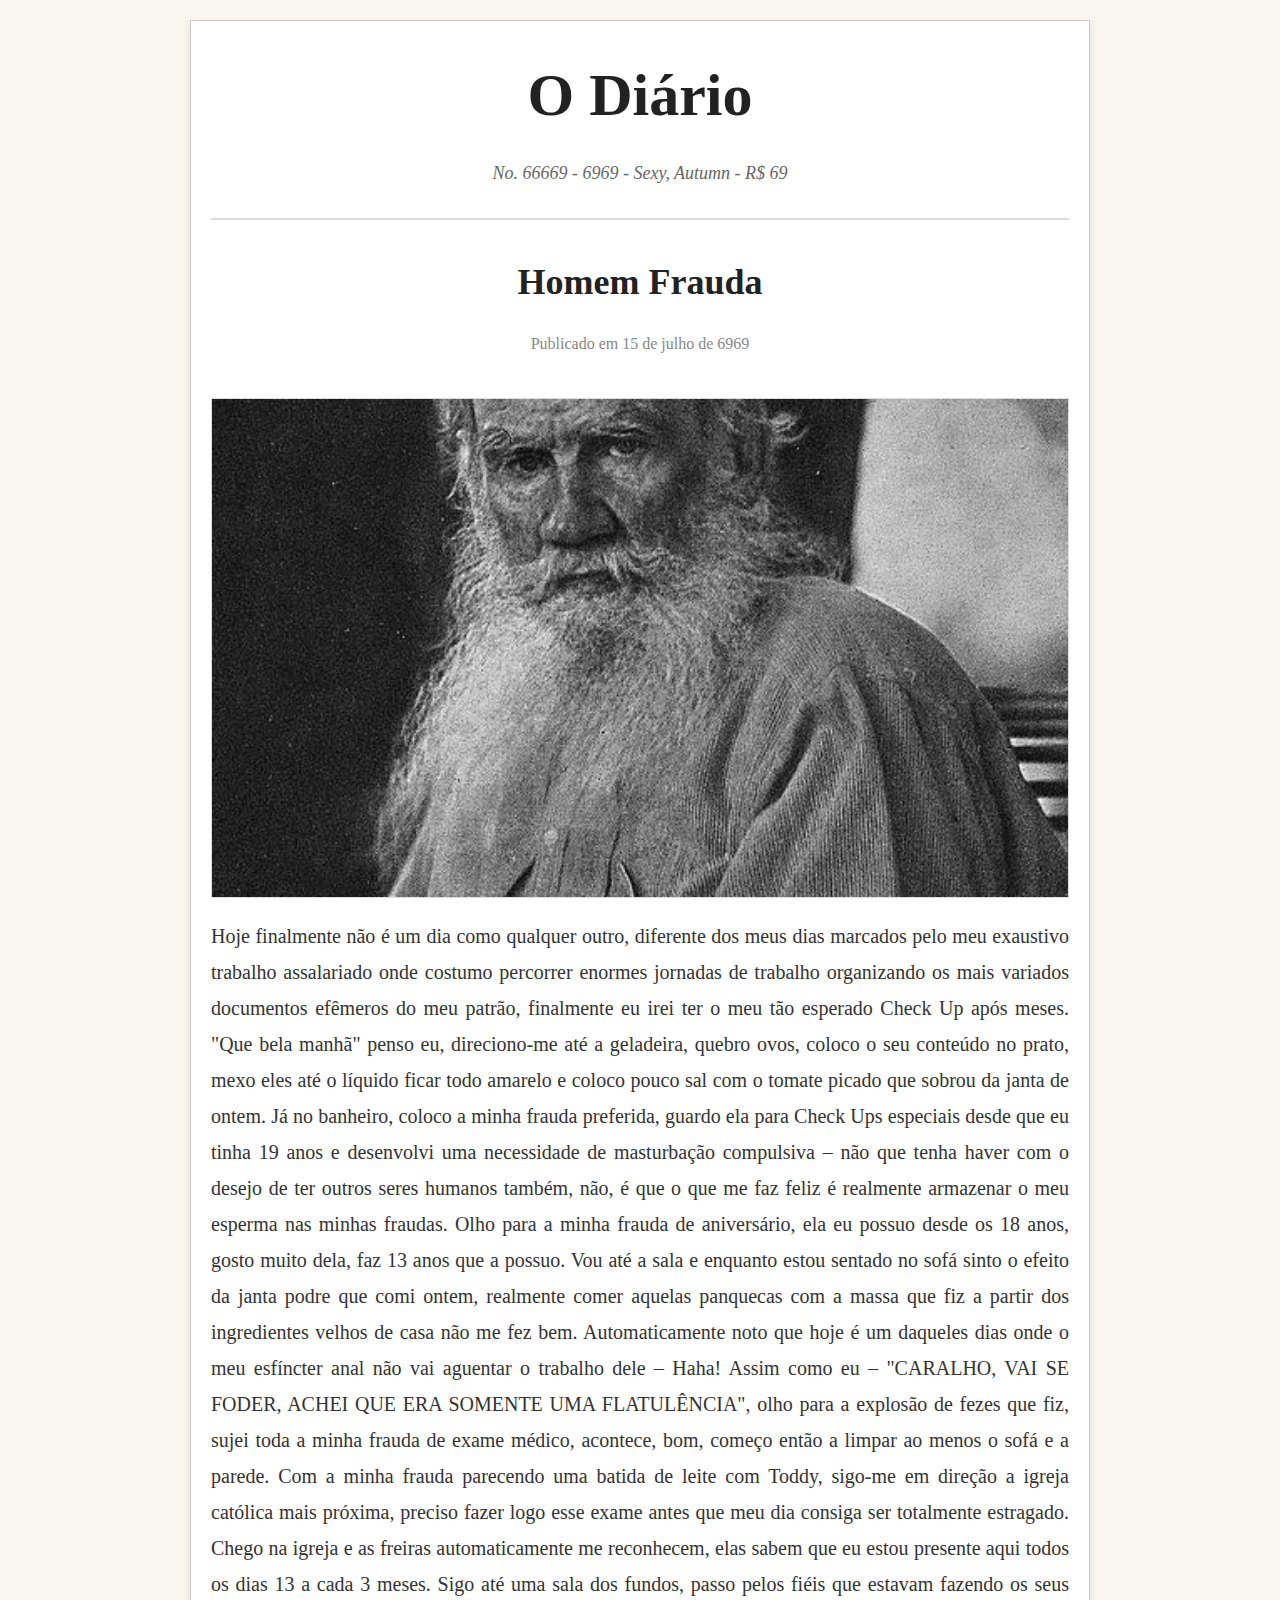
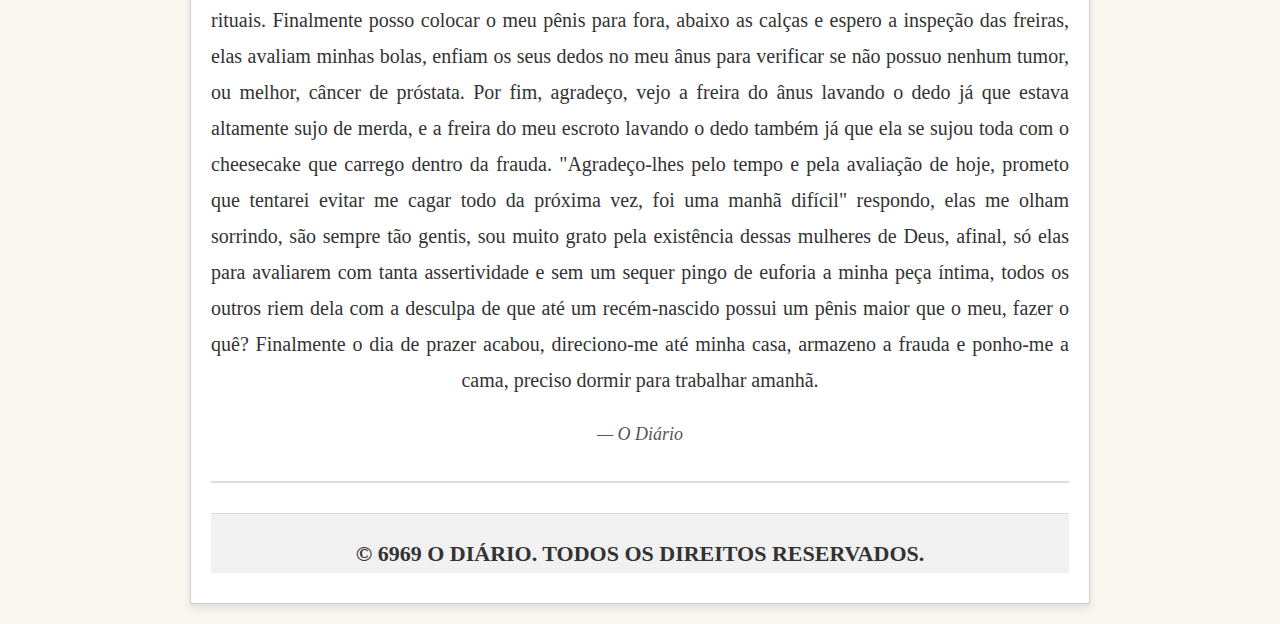
<file: noticias/mainstream/secretas/Homem-frauda.html>
<html lang="pt-BR">
<head>
    <meta charset="UTF-8">
    <meta name="viewport" content="width=device-width, initial-scale=1.0">
    <title>O Diário - Edição No. 66669</title>
    <link rel="stylesheet" href="/css/style-noticias.css">
</head>
<body>
    <div class="container">
        <header>
            <div class="header-top">
                <h1 class="old-english">O Diário</h1>
                <p class="edition-details">No. 66669 - 6969 - Sexy, Autumn - R$ 69</p>
            </div>
        </header>

        <div class="news-separator"></div>

        <main>
            <section class="main-news">
                <h2>Homem Frauda</h2>
                <p class="date">Publicado em 15 de julho de 6969</p>
                <img src="/images/secretas/TolstóiPeak.png" title="Imagem de Miguel Faria, o jovem envolvido no acidente" class="news-image">

                <div class="news-content">
                    <p>
Hoje finalmente não é um dia como qualquer outro, diferente dos meus dias marcados pelo meu exaustivo trabalho assalariado onde costumo percorrer enormes jornadas de trabalho organizando os mais variados documentos efêmeros do meu patrão, finalmente eu irei ter o meu tão esperado Check Up após meses.

"Que bela manhã" penso eu, direciono-me até a geladeira, quebro ovos, coloco o seu conteúdo no prato, mexo eles até o líquido ficar todo amarelo e coloco pouco sal com o tomate picado que sobrou da janta de ontem. Já no banheiro, coloco a minha frauda preferida, guardo ela para Check Ups especiais desde que eu tinha 19 anos e desenvolvi uma necessidade de masturbação compulsiva – não que tenha haver com o desejo de ter outros seres humanos também, não, é que o que me faz feliz é realmente armazenar o meu esperma nas minhas fraudas. Olho para a minha frauda de aniversário, ela eu possuo desde os 18 anos, gosto muito dela, faz 13 anos que a possuo.

Vou até a sala e enquanto estou sentado no sofá sinto o efeito da janta podre que comi ontem, realmente comer aquelas panquecas com a massa que fiz a partir dos ingredientes velhos de casa não me fez bem. Automaticamente noto que hoje é um daqueles dias onde o meu esfíncter anal não vai aguentar o trabalho dele – Haha! Assim como eu – "CARALHO, VAI SE FODER, ACHEI QUE ERA SOMENTE UMA FLATULÊNCIA", olho para a explosão de fezes que fiz, sujei toda a minha frauda de exame médico, acontece, bom, começo então a limpar ao menos o sofá e a parede.

Com a minha frauda parecendo uma batida de leite com Toddy, sigo-me em direção a igreja católica mais próxima, preciso fazer logo esse exame antes que meu dia consiga ser totalmente estragado.

Chego na igreja e as freiras automaticamente me reconhecem, elas sabem que eu estou presente aqui todos os dias 13 a cada 3 meses. Sigo até uma sala dos fundos, passo pelos fiéis que estavam fazendo os seus rituais. Finalmente posso colocar o meu pênis para fora, abaixo as calças e espero a inspeção das freiras, elas avaliam minhas bolas, enfiam os seus dedos no meu ânus para verificar se não possuo nenhum tumor, ou melhor, câncer de próstata. Por fim, agradeço, vejo a freira do ânus lavando o dedo já que estava altamente sujo de merda, e a freira do meu escroto lavando o dedo também já que ela se sujou toda com o cheesecake que carrego dentro da frauda.

"Agradeço-lhes pelo tempo e pela avaliação de hoje, prometo que tentarei evitar me cagar todo da próxima vez, foi uma manhã difícil" respondo, elas me olham sorrindo, são sempre tão gentis, sou muito grato pela existência dessas mulheres de Deus, afinal, só elas para avaliarem com tanta assertividade e sem um sequer pingo de euforia a minha peça íntima, todos os outros riem dela com a desculpa de que até um recém-nascido possui um pênis maior que o meu, fazer o quê? Finalmente o dia de prazer acabou, direciono-me até minha casa, armazeno a frauda e ponho-me a cama, preciso dormir para trabalhar amanhã.</p>
                </div>

                <p class="signature">— O Diário</p>
            </section>

            <div class="news-separator"></div>

            <footer>
                <div class="footer-details">
                    <p>&copy; 6969 O Diário. Todos os Direitos Reservados.</p>
                </div>
            </footer>
        </div>
    </body>
</html>
</file>
<file: css/style-portal.css>
* {
    margin: 0;
    padding: 0;
    box-sizing: border-box;
}

body {
    background-color: #ded3bf;
}

.center {
    display: flex;
    max-width: 1100px;
    margin: 0 auto;
    padding: 0 2%;
    flex-wrap: wrap;
}

.about-header {
    width: 100%;
    background-color: #69532c;
}

.about-header p {
    color: white;
    padding: 8px;
}

header h2 span {
    color: #69532c;
}

header h2 {
    font-size: 35px;
    color: #222;
}

.logo {
    right: 1000px;
    font-family: "Old English Text MT", cursive, sans-serif;
    font-size: 100px;
    margin-top: 5px;
}

.wrapper-header {
    padding: 40px 0;
    width: 100%;
    display: flex;
    justify-content: space-between;
    align-items: center;
}

.header-content {
    display: flex;
    align-items: center;
    width: 100%;
    justify-content: space-between;
}

.banner-ads {
    width: 700px;
    max-width: 700px;
    height: 100px;
    background-color: #222;
    display: flex;
    align-items: center;
    justify-content: center;
    color: white;
    font-style: italic;
    padding: 10px;
}

.banner-ads h2 {
    color: white;
    font-size: 15px;
    font-style: italic;
}

/* MENU PRINCIPAL */

.menu-main {
    width: 100%;
    background-color: #69532c;
    padding: 8px;
    display: flex;
    gap: 20px;
    position: relative;
}

.menu-main > a,
.menu-main .dropdown > a {
    display: inline-block;
    margin: 0 10px;
    color: white;
    text-decoration: none;
    position: relative;
    padding: 0;
}

.menu-main a:hover {
    text-decoration: underline;
}

/* DROPDOWN 1º NÍVEL */

.dropdown {
    position: relative;
}

.dropdown-content {
    display: none;
    position: absolute;
    top: 30px;
    left: 0;
    background-color: #fff;
    min-width: 150px;
    z-index: 1000;
    box-shadow: 0 2px 6px rgba(0,0,0,0.2);
    flex-direction: column;
}

.dropdown:hover .dropdown-content {
    display: flex;
    flex-direction: column;
}

.dropdown-content a {
    padding: 10px;
    display: block;
    white-space: nowrap;
    color: #333;
    text-decoration: none;
}

.dropdown-content a:hover {
    background-color: #eee;
}

/* DROPDOWN 2º NÍVEL */

.dropdown-submenu {
    position: relative;
}

.dropdown-submenu:hover .dropdown-subcontent {
    display: flex;
    flex-direction: column;
}

.dropdown-subcontent {
    display: none;
    position: absolute;
    top: 0;
    left: 150px;
    background-color: #fff;
    box-shadow: 0 2px 6px rgba(0,0,0,0.2);
    min-width: 150px;
}

.dropdown-subcontent a {
    padding: 10px;
    display: block;
    white-space: nowrap;
    color: #333;
    text-decoration: none;
}

.dropdown-subcontent a:hover {
    background-color: #eee;
}

/* NOTÍCIAS */

.noticias-wraper-1 {
    display: flex;
    width: 100%;
    cursor: pointer;
}

.noticia-destaque {
    width: 60%;
    padding-top: 20%;
    background-color: #222;
    border: 2px solid white;
    position: relative;
    overflow: hidden;
}

.noticia-destaque-single {
    position: absolute;
    left: 0;
    top: 0;
    width: 100%;
    height: 100%;
    background-size: cover;
    background-position: center;
    background-repeat: no-repeat;
    border-radius: 8px;
}

.noticia-destaque-single h3 {
    padding: 10px;
    color: white;
    width: 100%;
    height: 40px;
    background-color: rgba(0, 0, 0, 0.6);
}

.outras-noticias-1 {
    display: flex;
    width: 40%;
    flex-wrap: wrap;
}

.outra-noticia-1-single {
    width: 50%;
    padding-top: 30%;
    background-size: cover;
    background-position: center;
    background-repeat: no-repeat;
    border: 2px solid white;
    background-color: #222;
    position: relative;
    overflow: hidden;
    border-radius: 8px;
}

.outra-noticia-1-single h3 {
    padding: 7px;
    color: white;
    width: 100%;
    height: 50px;
    background-color: rgba(0, 0, 0, 0.6);
}

.noticia-destaque:hover,
.outra-noticia-1-single:hover {
    transform: scale(1.05);
    transition: transform 0.3s ease, box-shadow 0.3s ease;
    box-shadow: 0 4px 15px rgba(0, 0, 0, 0.3);
    z-index: 10;
}
</file>
<file: css/style-noticias.css>
* {
    margin: 0;
    padding: 0;
    box-sizing: border-box;
}

body {
    font-family: 'Times New Roman', Times, serif;
    background-color: #f9f6ef;
    color: #333;
    line-height: 1.8;
    padding: 20px;
}

.container {
    max-width: 900px;
    margin: 0 auto;
    background-color: #fff;
    border: 1px solid #ccc;
    padding: 20px;
    box-shadow: 0 4px 8px rgba(0, 0, 0, 0.1);
}

header {
    text-align: center;
    margin-bottom: 20px;
}

.header-top h1 {
    font-size: 60px;
    font-weight: bold;
    color: #222;
    margin-bottom: 10px;
}

.edition-details {
    font-size: 18px;
    color: #666;
    font-style: italic;
    line-height: 1.6;
    margin-bottom: 10px;
}

main h2 {
    font-size: 36px;
    font-weight: bold;
    text-align: center;
    margin-bottom: 15px;
    color: #222;
}

.date {
    text-align: center;
    font-size: 16px;
    color: #888;
    margin-bottom: 20px;
}

.news-image {
    width: 100%;
    max-height: 500px;
    object-fit: cover;
    margin: 20px 0;
    border: 1px solid #ddd;
}

.news-content p {
    margin-bottom: 20px;
    font-size: 20px;
    text-align: justify;
    text-align-last: center;
    line-height: 1.8;
}

.signature {
    text-align: center;
    font-size: 18px;
    font-style: italic;
    margin-top: 20px;
    color: #555;
}

footer {
    text-align: center;
    margin-top: 30px;
    padding-top: 10px;
    border-top: 1px solid #ddd;
    background-color: #f1f1f1;
}

.footer-details p {
    font-size: 22px;
    font-weight: bold;
    color: #333;
    margin: 10px 0;
    text-transform: uppercase;
}

.news-separator {
    border-top: 2px solid #ddd;
    margin: 30px 0;
}

.old-english {
    font-family: 'Old English Text MT', serif;
    font-size: 60px;
    font-weight: bold;
    text-align: center;
    color: #222;
}
</file>
<file: css/ocasionais/style-noticias-2.css>
body {
    font-family: 'Times New Roman', serif;
    background-color: #f9f9f9;
    color: #333;
    line-height: 1.6;
    margin: 0;
    padding: 0;
}
.container {
    max-width: 900px;
    margin: 0 auto;
    padding: 20px;
    background-color: #fff;
    box-shadow: 0 0 10px rgba(0,0,0,0.1);
}
header {
    text-align: center;
    margin-bottom: 30px;
}
.old-english {
    font-family: 'Old English Text MT', 'Times New Roman', serif;
    font-size: 48px;
    margin: 10px 0;
}
.edition-details {
    font-style: italic;
    margin: 5px 0;
}
.news-separator {
    border-top: 3px double #000;
    margin: 20px 0;
}
.main-news h2, .other-news h2 {
    font-size: 28px;
    margin-bottom: 10px;
}
.date {
    font-style: italic;
    color: #666;
    margin-bottom: 15px;
}
.news-image {
    max-width: 100%;
    height: auto;
    margin: 15px 0;
    display: block;
}
.news-content {
    text-align: justify;
}
.signature {
    text-align: right;
    font-style: italic;
    margin-top: 15px;
}
footer {
    text-align: center;
    margin-top: 30px;
    font-size: 14px;
}
.columns {
    display: flex;
    flex-wrap: wrap;
    margin: 20px -10px;
}
.column {
    flex: 1;
    min-width: 300px;
    padding: 0 10px;
    box-sizing: border-box;
}
.news-box {
    border: 1px solid #ddd;
    padding: 15px;
    margin-bottom: 20px;
    background-color: #fff;
    box-shadow: 0 2px 5px rgba(0,0,0,0.1);
}
.news-box h3 {
    border-bottom: 1px solid #000;
    padding-bottom: 5px;
    margin-top: 0;
    font-size: 20px;
}
.update-tag {
    background-color: #d4edda;
    color: #155724;
    padding: 5px 10px;
    border-radius: 3px;
    font-weight: bold;
    display: inline-block;
    margin-bottom: 10px;
}
.movie-review {
    background: #111;
    color: #fff;
    border-left: 4px solid #ff0000;
    padding: 15px;
    margin: 20px 0;
}
.movie-review h3 {
    color: #ff0000;
    margin-top: 0;
}
.movie-review h2 {
    color: #fff;
}
.warning-box {
    background: #ff0000;
    color: white;
    padding: 10px;
    text-align: center;
    margin-top: 20px;
}
</file>
